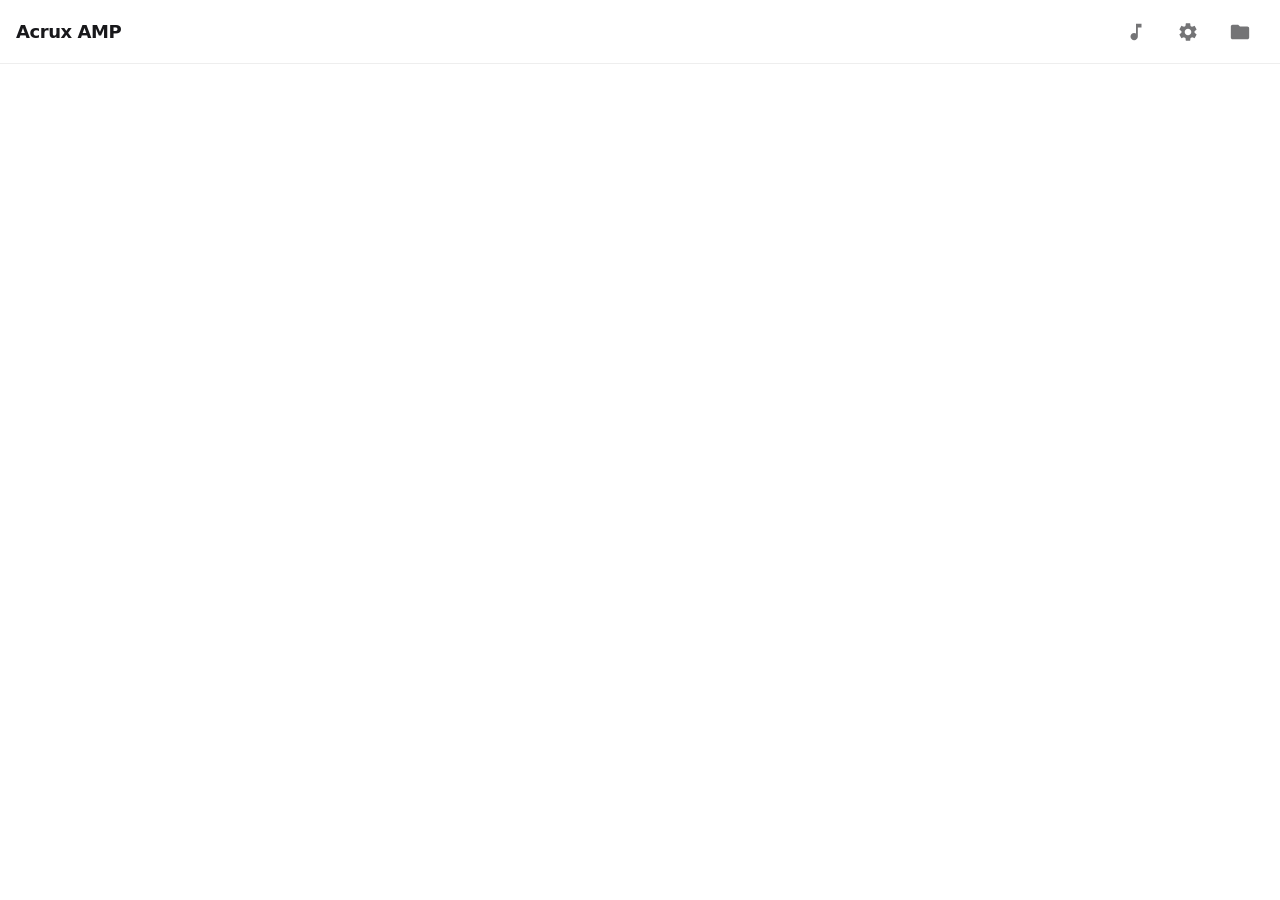
<file: index.html>
<!doctype html>
<html lang="ja">
  <head>
    <meta charset="UTF-8" />
    <link rel="icon" type="image/png" href="/icons/icon-192.png" />
    <meta name="viewport" content="width=device-width, initial-scale=1.0, maximum-scale=1.0, user-scalable=no" />
    <meta name="theme-color" content="#ffffff" />
    <title>Acrux AMP</title>
    <script>
      // GitHub Pages SPA routing: restore path from query param
      (function () {
        const p = new URLSearchParams(window.location.search).get('p');
        if (p) {
          window.history.replaceState(null, '', p);
        }
      })();
    </script>
    <script type="module" crossorigin src="/assets/index-D6DaGCAy.js"></script>
    <link rel="modulepreload" crossorigin href="/assets/Midi-BX1P1irQ.js">
    <link rel="modulepreload" crossorigin href="/assets/playbackStore-CKv2gePB.js">
    <link rel="stylesheet" crossorigin href="/assets/index-C9siSX50.css">
  <link rel="manifest" href="/manifest.webmanifest"></head>
  <body>
    <div id="root"></div>
  </body>
</html>
</file>
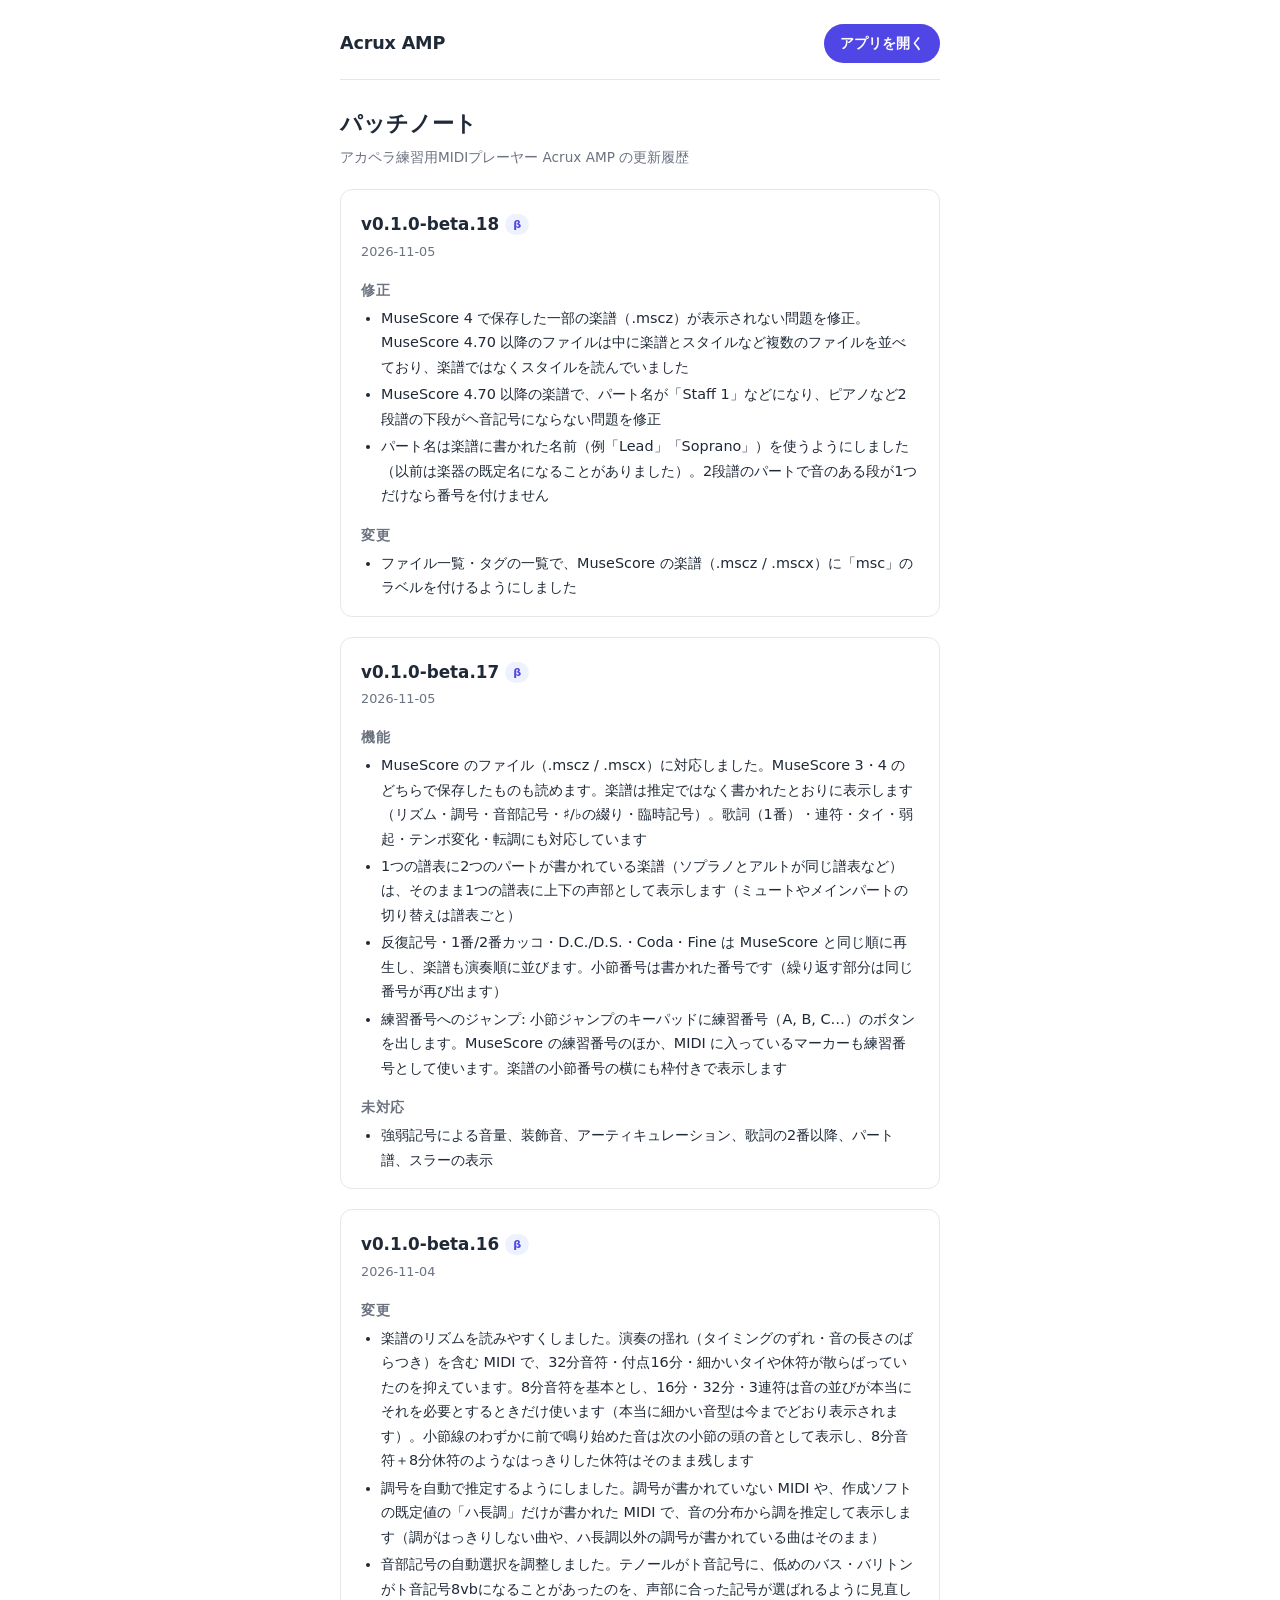
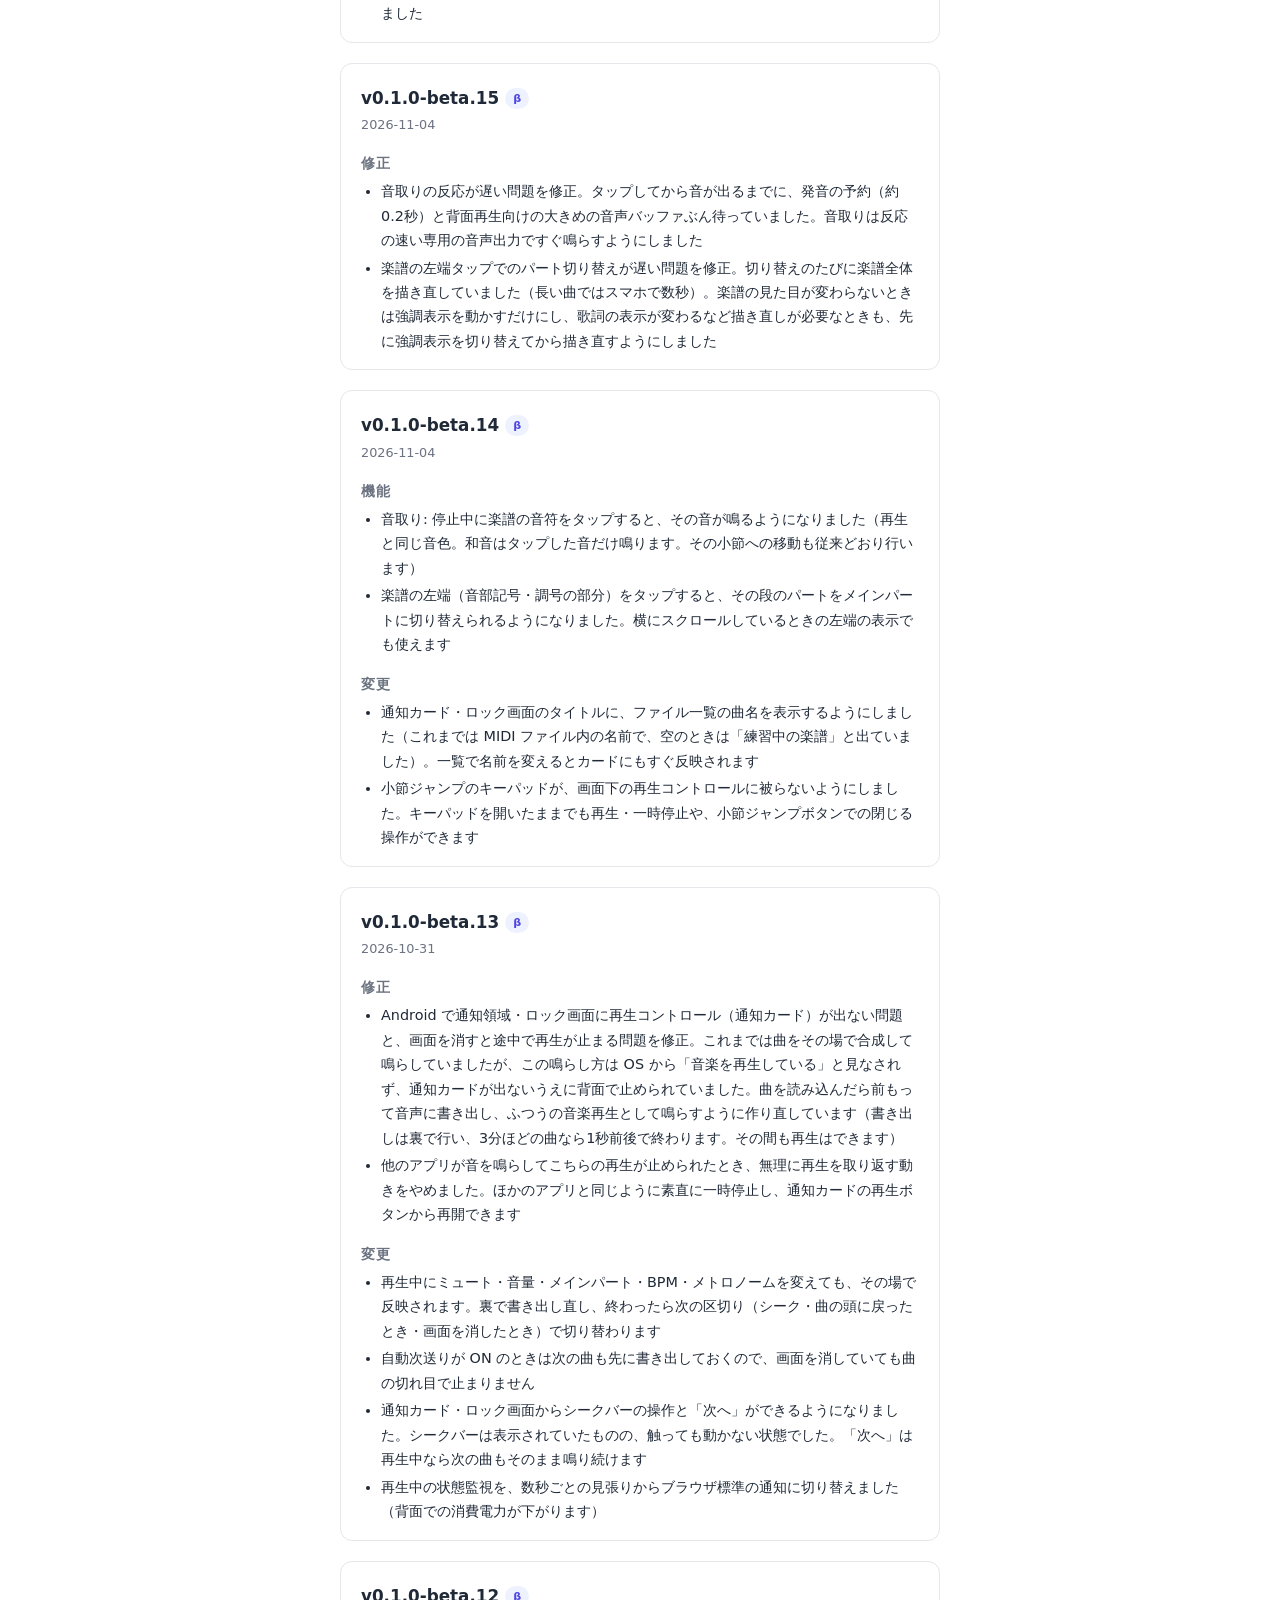
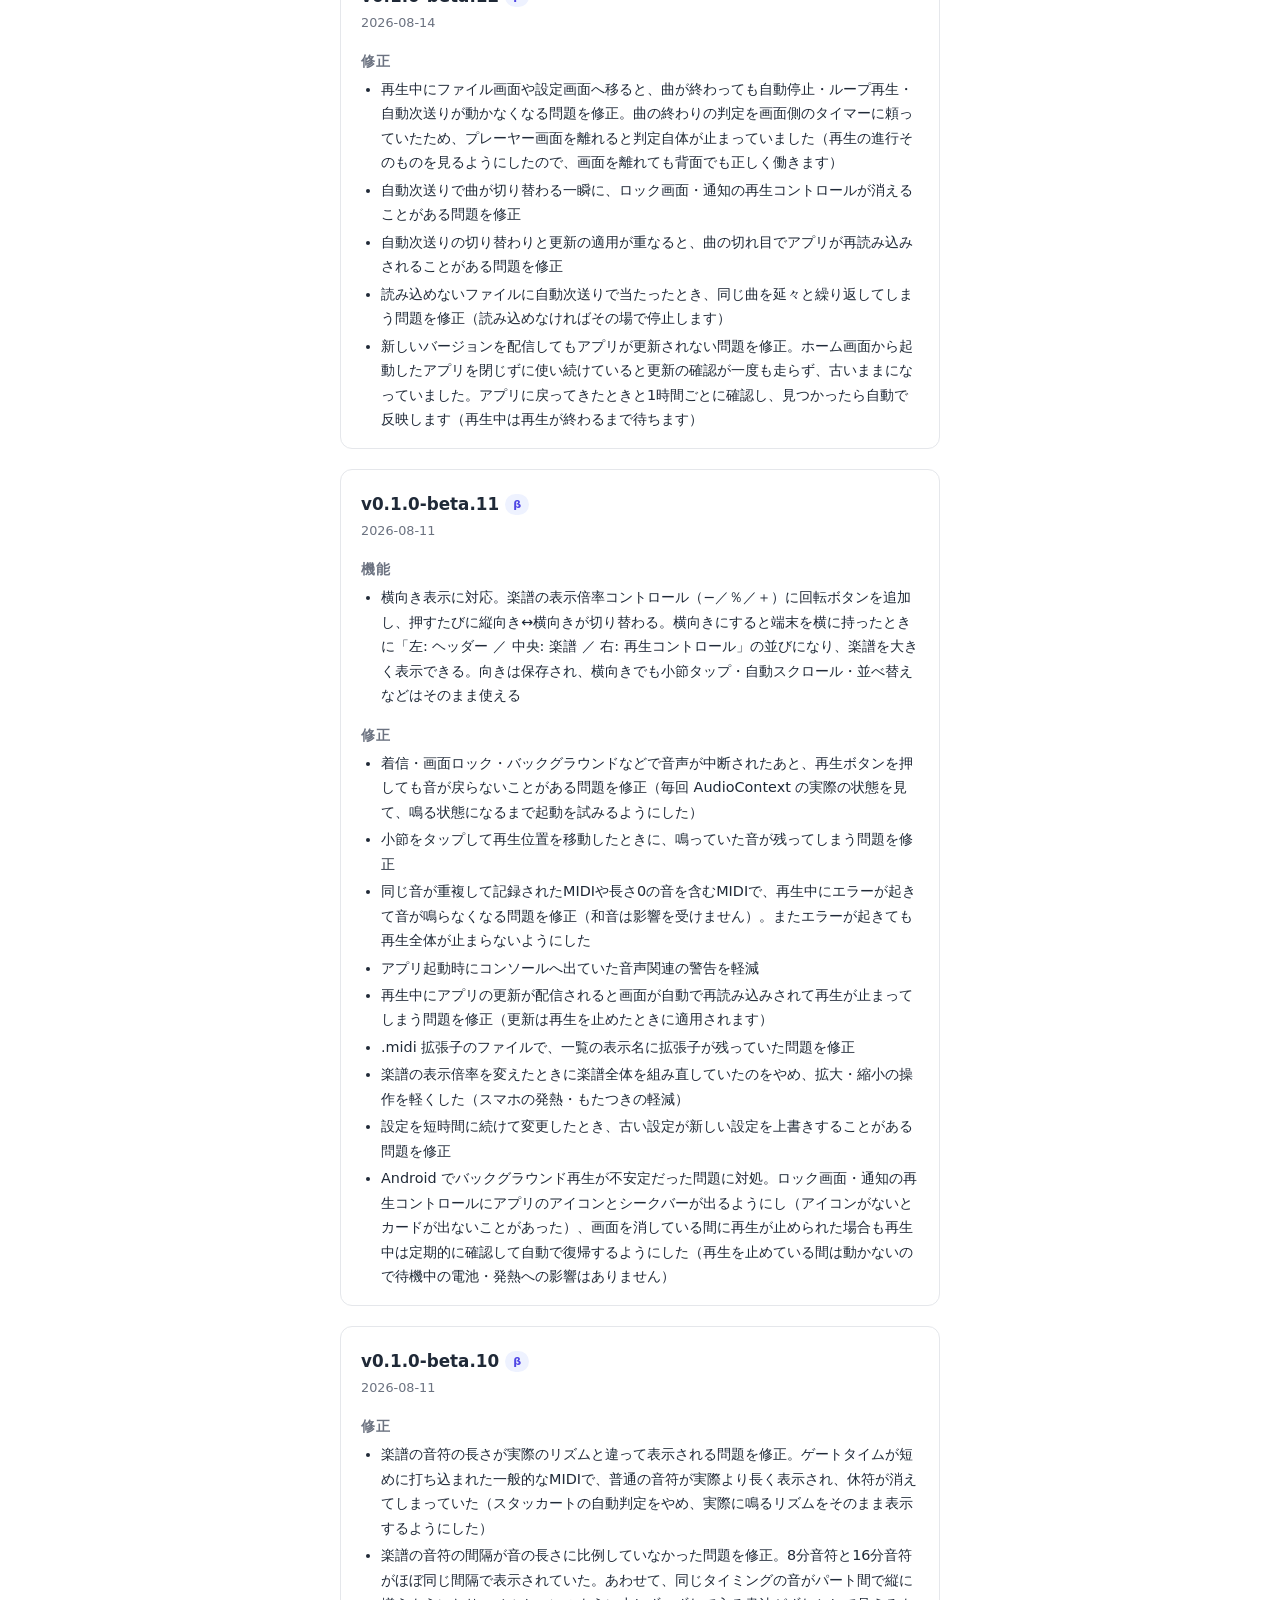
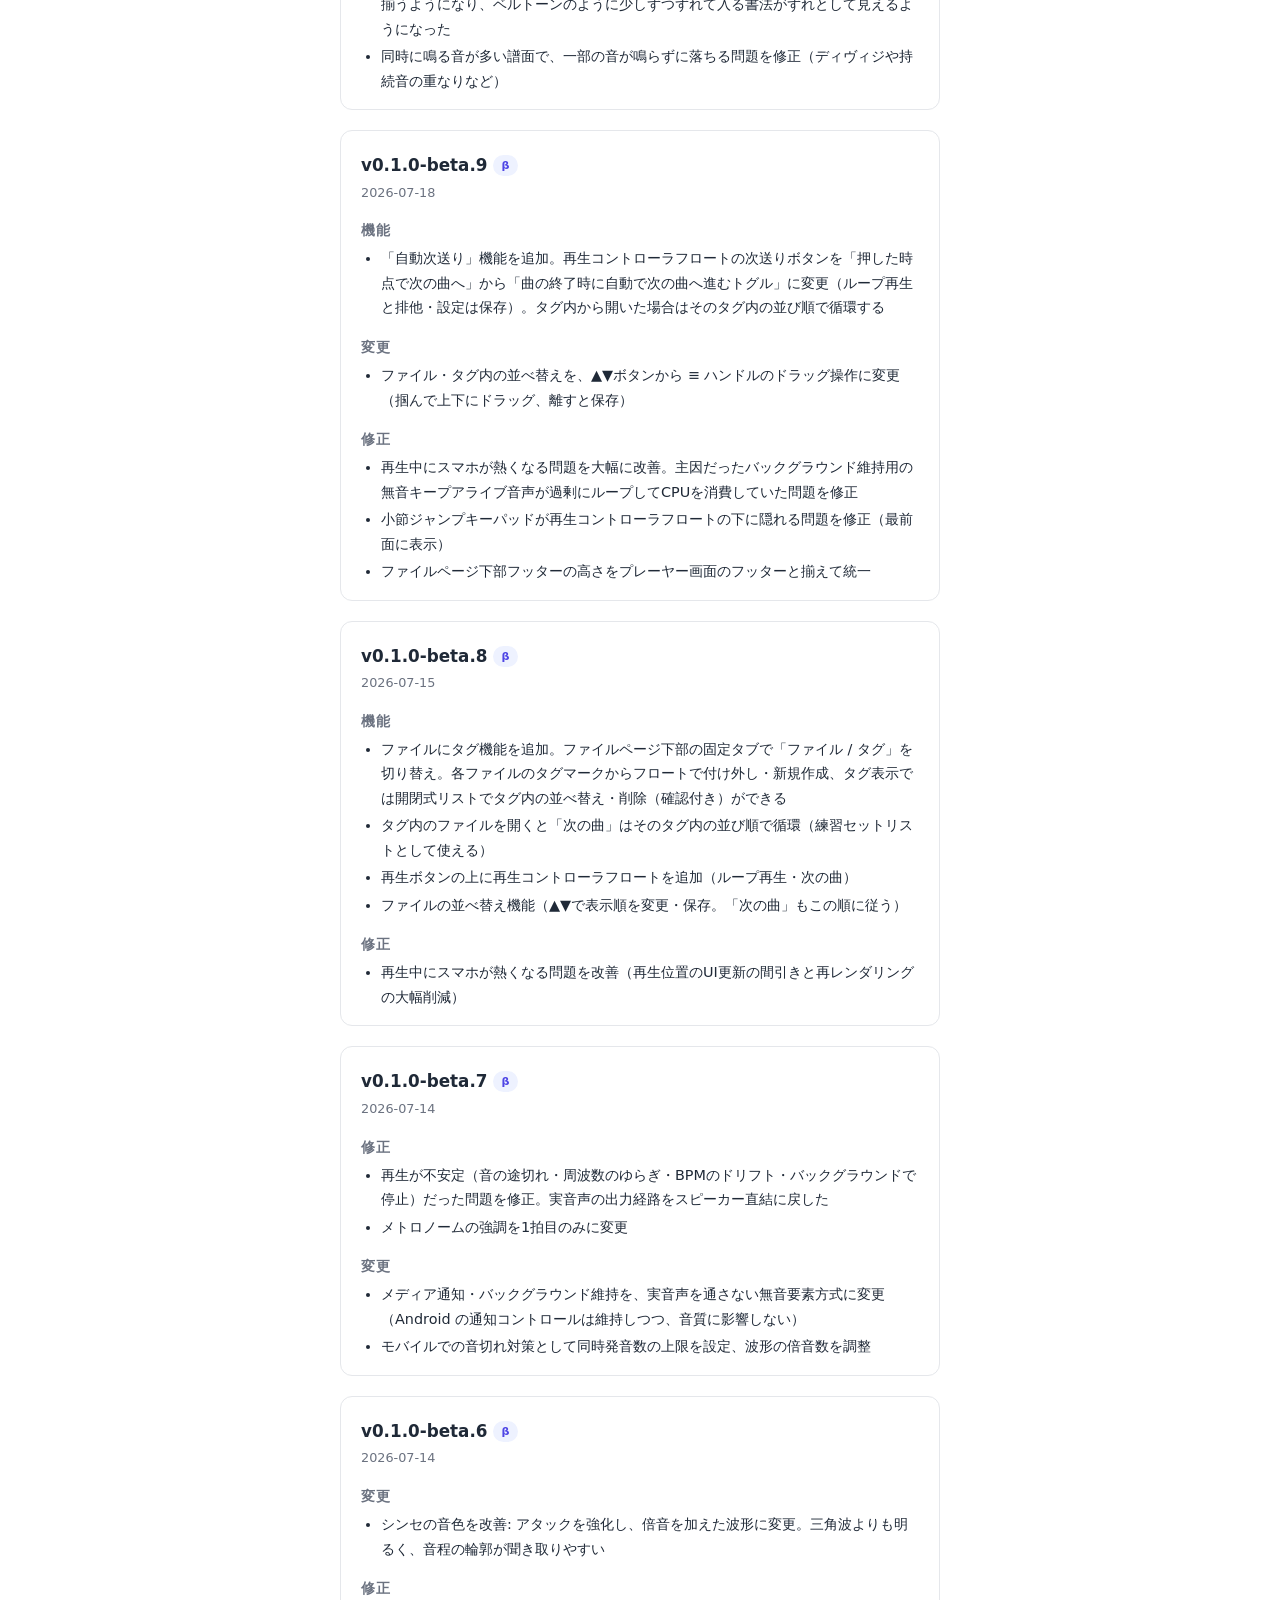
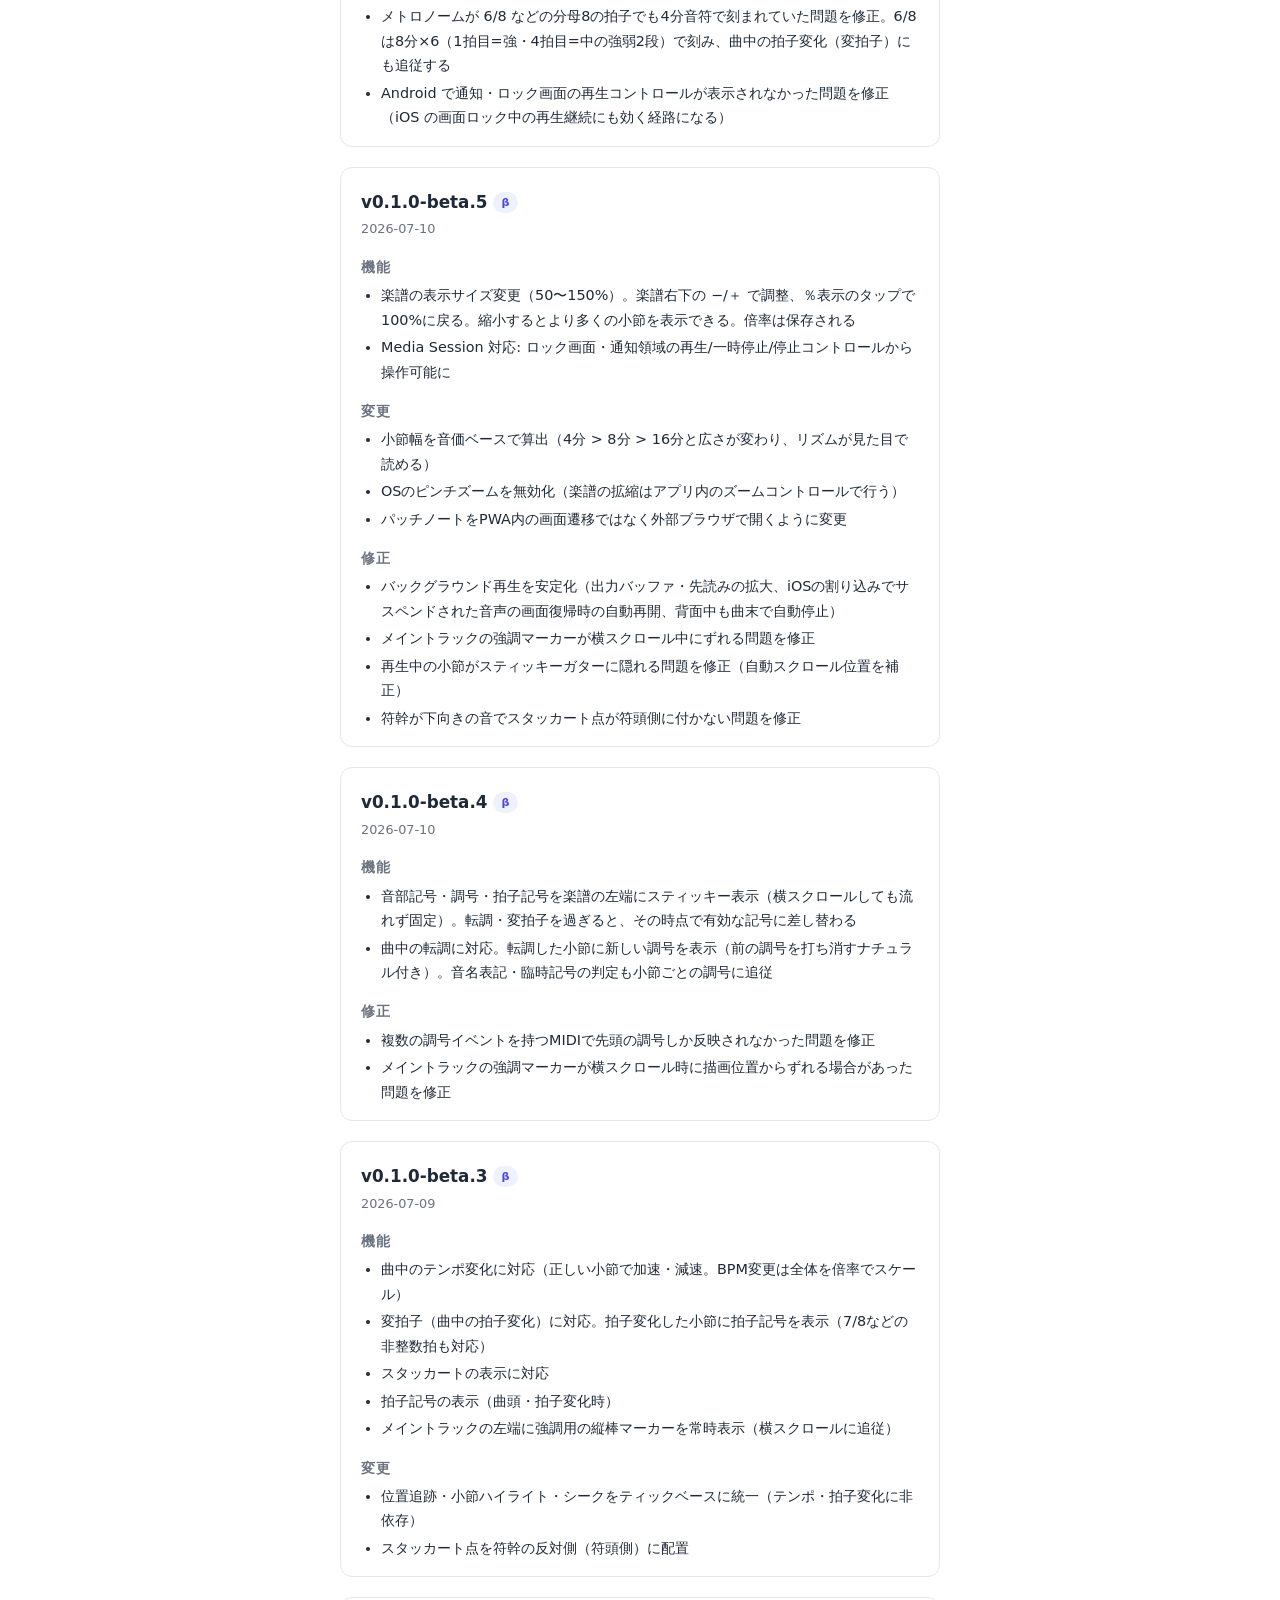
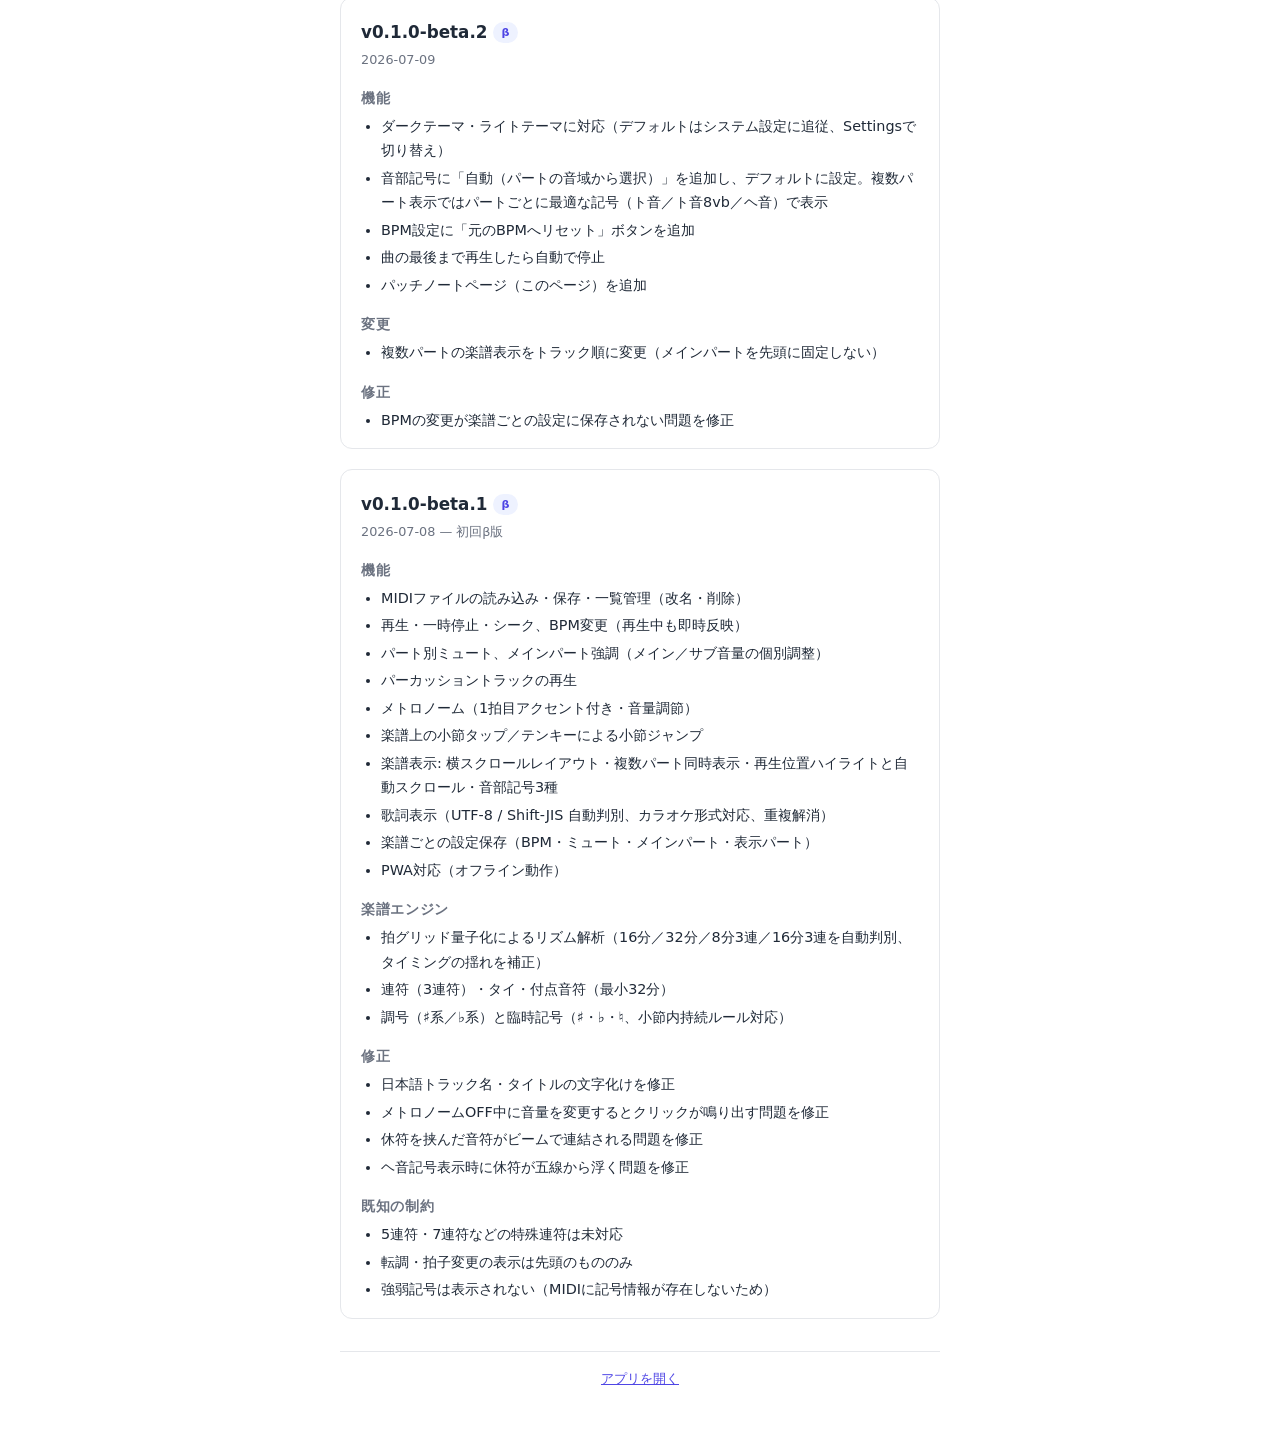
<file: patchnotes/index.html>
<!doctype html>
<html lang="ja">
<head>
  <meta charset="UTF-8" />
  <meta name="viewport" content="width=device-width, initial-scale=1.0" />
  <title>パッチノート — Acrux AMP</title>
  <link rel="icon" type="image/png" href="/icons/icon-192.png" />
  <script>
    // アプリのテーマ設定（localStorage）に追従する。未設定ならシステム設定
    (function () {
      try {
        var saved = JSON.parse(localStorage.getItem('acrux-app') || '{}');
        var t = saved.state && saved.state.theme;
        var dark = t === 'dark' ||
          ((!t || t === 'system') && matchMedia('(prefers-color-scheme: dark)').matches);
        if (dark) document.documentElement.setAttribute('data-theme', 'dark');
      } catch (e) { /* テーマ未設定時はライト */ }
    })();
  </script>
  <style>
    :root {
      --bg: #ffffff;
      --fg: #1f2937;
      --muted: #6b7280;
      --border: #e5e7eb;
      --primary: #4f46e5;
      --primary-fg: #ffffff;
      --badge-bg: #eef2ff;
    }
    [data-theme="dark"] {
      --bg: #1d232a;
      --fg: #e5e7eb;
      --muted: #9ca3af;
      --border: #374151;
      --primary: #6366f1;
      --primary-fg: #ffffff;
      --badge-bg: #312e81;
    }
    * { box-sizing: border-box; }
    body {
      margin: 0;
      background: var(--bg);
      color: var(--fg);
      font-family: system-ui, -apple-system, "Segoe UI", Roboto, "Hiragino Sans",
        "Noto Sans JP", sans-serif;
      line-height: 1.7;
    }
    .container { max-width: 640px; margin: 0 auto; padding: 16px 20px 48px; }
    header {
      display: flex; align-items: center; justify-content: space-between;
      gap: 12px; padding: 8px 0 16px; border-bottom: 1px solid var(--border);
    }
    header .brand { font-size: 1.1rem; font-weight: 700; letter-spacing: -0.01em; }
    .open-app {
      display: inline-block; background: var(--primary); color: var(--primary-fg);
      text-decoration: none; font-size: 0.85rem; font-weight: 600;
      padding: 8px 16px; border-radius: 9999px; white-space: nowrap;
    }
    .open-app:active { opacity: 0.85; }
    h1 { font-size: 1.4rem; margin: 24px 0 4px; }
    .subtitle { color: var(--muted); font-size: 0.85rem; margin: 0 0 8px; }
    section.release {
      border: 1px solid var(--border); border-radius: 12px;
      padding: 4px 20px 12px; margin: 20px 0;
    }
    h2 { font-size: 1.05rem; margin: 16px 0 2px; }
    .date { color: var(--muted); font-size: 0.8rem; margin: 0 0 4px; }
    .badge {
      display: inline-block; background: var(--badge-bg); color: var(--primary);
      font-size: 0.7rem; font-weight: 700; padding: 1px 8px; border-radius: 9999px;
      vertical-align: 2px; margin-left: 6px;
    }
    h3 { font-size: 0.85rem; color: var(--muted); text-transform: uppercase;
         letter-spacing: 0.05em; margin: 16px 0 4px; }
    ul { margin: 4px 0; padding-left: 20px; }
    li { margin: 3px 0; font-size: 0.9rem; }
    footer {
      margin-top: 32px; padding-top: 16px; border-top: 1px solid var(--border);
      text-align: center; color: var(--muted); font-size: 0.8rem;
    }
    footer a { color: var(--primary); }
  </style>
</head>
<body>
  <div class="container">
    <header>
      <span class="brand">Acrux AMP</span>
      <a class="open-app" href="/">アプリを開く</a>
    </header>

    <h1>パッチノート</h1>
    <p class="subtitle">アカペラ練習用MIDIプレーヤー Acrux AMP の更新履歴</p>

    <section class="release">
      <h2>v0.1.0-beta.18<span class="badge">β</span></h2>
      <p class="date">2026-11-05</p>

      <h3>修正</h3>
      <ul>
        <li>MuseScore 4 で保存した一部の楽譜（.mscz）が表示されない問題を修正。MuseScore 4.70 以降のファイルは中に楽譜とスタイルなど複数のファイルを並べており、楽譜ではなくスタイルを読んでいました</li>
        <li>MuseScore 4.70 以降の楽譜で、パート名が「Staff 1」などになり、ピアノなど2段譜の下段がヘ音記号にならない問題を修正</li>
        <li>パート名は楽譜に書かれた名前（例「Lead」「Soprano」）を使うようにしました（以前は楽器の既定名になることがありました）。2段譜のパートで音のある段が1つだけなら番号を付けません</li>
      </ul>

      <h3>変更</h3>
      <ul>
        <li>ファイル一覧・タグの一覧で、MuseScore の楽譜（.mscz / .mscx）に「msc」のラベルを付けるようにしました</li>
      </ul>
    </section>

    <section class="release">
      <h2>v0.1.0-beta.17<span class="badge">β</span></h2>
      <p class="date">2026-11-05</p>

      <h3>機能</h3>
      <ul>
        <li>MuseScore のファイル（.mscz / .mscx）に対応しました。MuseScore 3・4 のどちらで保存したものも読めます。楽譜は推定ではなく書かれたとおりに表示します（リズム・調号・音部記号・♯/♭の綴り・臨時記号）。歌詞（1番）・連符・タイ・弱起・テンポ変化・転調にも対応しています</li>
        <li>1つの譜表に2つのパートが書かれている楽譜（ソプラノとアルトが同じ譜表など）は、そのまま1つの譜表に上下の声部として表示します（ミュートやメインパートの切り替えは譜表ごと）</li>
        <li>反復記号・1番/2番カッコ・D.C./D.S.・Coda・Fine は MuseScore と同じ順に再生し、楽譜も演奏順に並びます。小節番号は書かれた番号です（繰り返す部分は同じ番号が再び出ます）</li>
        <li>練習番号へのジャンプ: 小節ジャンプのキーパッドに練習番号（A, B, C…）のボタンを出します。MuseScore の練習番号のほか、MIDI に入っているマーカーも練習番号として使います。楽譜の小節番号の横にも枠付きで表示します</li>
      </ul>

      <h3>未対応</h3>
      <ul>
        <li>強弱記号による音量、装飾音、アーティキュレーション、歌詞の2番以降、パート譜、スラーの表示</li>
      </ul>
    </section>

    <section class="release">
      <h2>v0.1.0-beta.16<span class="badge">β</span></h2>
      <p class="date">2026-11-04</p>

      <h3>変更</h3>
      <ul>
        <li>楽譜のリズムを読みやすくしました。演奏の揺れ（タイミングのずれ・音の長さのばらつき）を含む MIDI で、32分音符・付点16分・細かいタイや休符が散らばっていたのを抑えています。8分音符を基本とし、16分・32分・3連符は音の並びが本当にそれを必要とするときだけ使います（本当に細かい音型は今までどおり表示されます）。小節線のわずかに前で鳴り始めた音は次の小節の頭の音として表示し、8分音符＋8分休符のようなはっきりした休符はそのまま残します</li>
        <li>調号を自動で推定するようにしました。調号が書かれていない MIDI や、作成ソフトの既定値の「ハ長調」だけが書かれた MIDI で、音の分布から調を推定して表示します（調がはっきりしない曲や、ハ長調以外の調号が書かれている曲はそのまま）</li>
        <li>音部記号の自動選択を調整しました。テノールがト音記号に、低めのバス・バリトンがト音記号8vbになることがあったのを、声部に合った記号が選ばれるように見直しました</li>
      </ul>
    </section>

    <section class="release">
      <h2>v0.1.0-beta.15<span class="badge">β</span></h2>
      <p class="date">2026-11-04</p>

      <h3>修正</h3>
      <ul>
        <li>音取りの反応が遅い問題を修正。タップしてから音が出るまでに、発音の予約（約0.2秒）と背面再生向けの大きめの音声バッファぶん待っていました。音取りは反応の速い専用の音声出力ですぐ鳴らすようにしました</li>
        <li>楽譜の左端タップでのパート切り替えが遅い問題を修正。切り替えのたびに楽譜全体を描き直していました（長い曲ではスマホで数秒）。楽譜の見た目が変わらないときは強調表示を動かすだけにし、歌詞の表示が変わるなど描き直しが必要なときも、先に強調表示を切り替えてから描き直すようにしました</li>
      </ul>
    </section>

    <section class="release">
      <h2>v0.1.0-beta.14<span class="badge">β</span></h2>
      <p class="date">2026-11-04</p>

      <h3>機能</h3>
      <ul>
        <li>音取り: 停止中に楽譜の音符をタップすると、その音が鳴るようになりました（再生と同じ音色。和音はタップした音だけ鳴ります。その小節への移動も従来どおり行います）</li>
        <li>楽譜の左端（音部記号・調号の部分）をタップすると、その段のパートをメインパートに切り替えられるようになりました。横にスクロールしているときの左端の表示でも使えます</li>
      </ul>

      <h3>変更</h3>
      <ul>
        <li>通知カード・ロック画面のタイトルに、ファイル一覧の曲名を表示するようにしました（これまでは MIDI ファイル内の名前で、空のときは「練習中の楽譜」と出ていました）。一覧で名前を変えるとカードにもすぐ反映されます</li>
        <li>小節ジャンプのキーパッドが、画面下の再生コントロールに被らないようにしました。キーパッドを開いたままでも再生・一時停止や、小節ジャンプボタンでの閉じる操作ができます</li>
      </ul>
    </section>

    <section class="release">
      <h2>v0.1.0-beta.13<span class="badge">β</span></h2>
      <p class="date">2026-10-31</p>

      <h3>修正</h3>
      <ul>
        <li>Android で通知領域・ロック画面に再生コントロール（通知カード）が出ない問題と、画面を消すと途中で再生が止まる問題を修正。これまでは曲をその場で合成して鳴らしていましたが、この鳴らし方は OS から「音楽を再生している」と見なされず、通知カードが出ないうえに背面で止められていました。曲を読み込んだら前もって音声に書き出し、ふつうの音楽再生として鳴らすように作り直しています（書き出しは裏で行い、3分ほどの曲なら1秒前後で終わります。その間も再生はできます）</li>
        <li>他のアプリが音を鳴らしてこちらの再生が止められたとき、無理に再生を取り返す動きをやめました。ほかのアプリと同じように素直に一時停止し、通知カードの再生ボタンから再開できます</li>
      </ul>

      <h3>変更</h3>
      <ul>
        <li>再生中にミュート・音量・メインパート・BPM・メトロノームを変えても、その場で反映されます。裏で書き出し直し、終わったら次の区切り（シーク・曲の頭に戻ったとき・画面を消したとき）で切り替わります</li>
        <li>自動次送りが ON のときは次の曲も先に書き出しておくので、画面を消していても曲の切れ目で止まりません</li>
        <li>通知カード・ロック画面からシークバーの操作と「次へ」ができるようになりました。シークバーは表示されていたものの、触っても動かない状態でした。「次へ」は再生中なら次の曲もそのまま鳴り続けます</li>
        <li>再生中の状態監視を、数秒ごとの見張りからブラウザ標準の通知に切り替えました（背面での消費電力が下がります）</li>
      </ul>
    </section>

    <section class="release">
      <h2>v0.1.0-beta.12<span class="badge">β</span></h2>
      <p class="date">2026-08-14</p>

      <h3>修正</h3>
      <ul>
        <li>再生中にファイル画面や設定画面へ移ると、曲が終わっても自動停止・ループ再生・自動次送りが動かなくなる問題を修正。曲の終わりの判定を画面側のタイマーに頼っていたため、プレーヤー画面を離れると判定自体が止まっていました（再生の進行そのものを見るようにしたので、画面を離れても背面でも正しく働きます）</li>
        <li>自動次送りで曲が切り替わる一瞬に、ロック画面・通知の再生コントロールが消えることがある問題を修正</li>
        <li>自動次送りの切り替わりと更新の適用が重なると、曲の切れ目でアプリが再読み込みされることがある問題を修正</li>
        <li>読み込めないファイルに自動次送りで当たったとき、同じ曲を延々と繰り返してしまう問題を修正（読み込めなければその場で停止します）</li>
        <li>新しいバージョンを配信してもアプリが更新されない問題を修正。ホーム画面から起動したアプリを閉じずに使い続けていると更新の確認が一度も走らず、古いままになっていました。アプリに戻ってきたときと1時間ごとに確認し、見つかったら自動で反映します（再生中は再生が終わるまで待ちます）</li>
      </ul>
    </section>

    <section class="release">
      <h2>v0.1.0-beta.11<span class="badge">β</span></h2>
      <p class="date">2026-08-11</p>

      <h3>機能</h3>
      <ul>
        <li>横向き表示に対応。楽譜の表示倍率コントロール（−／％／＋）に回転ボタンを追加し、押すたびに縦向き↔横向きが切り替わる。横向きにすると端末を横に持ったときに「左: ヘッダー ／ 中央: 楽譜 ／ 右: 再生コントロール」の並びになり、楽譜を大きく表示できる。向きは保存され、横向きでも小節タップ・自動スクロール・並べ替えなどはそのまま使える</li>
      </ul>

      <h3>修正</h3>
      <ul>
        <li>着信・画面ロック・バックグラウンドなどで音声が中断されたあと、再生ボタンを押しても音が戻らないことがある問題を修正（毎回 AudioContext の実際の状態を見て、鳴る状態になるまで起動を試みるようにした）</li>
        <li>小節をタップして再生位置を移動したときに、鳴っていた音が残ってしまう問題を修正</li>
        <li>同じ音が重複して記録されたMIDIや長さ0の音を含むMIDIで、再生中にエラーが起きて音が鳴らなくなる問題を修正（和音は影響を受けません）。またエラーが起きても再生全体が止まらないようにした</li>
        <li>アプリ起動時にコンソールへ出ていた音声関連の警告を軽減</li>
        <li>再生中にアプリの更新が配信されると画面が自動で再読み込みされて再生が止まってしまう問題を修正（更新は再生を止めたときに適用されます）</li>
        <li>.midi 拡張子のファイルで、一覧の表示名に拡張子が残っていた問題を修正</li>
        <li>楽譜の表示倍率を変えたときに楽譜全体を組み直していたのをやめ、拡大・縮小の操作を軽くした（スマホの発熱・もたつきの軽減）</li>
        <li>設定を短時間に続けて変更したとき、古い設定が新しい設定を上書きすることがある問題を修正</li>
        <li>Android でバックグラウンド再生が不安定だった問題に対処。ロック画面・通知の再生コントロールにアプリのアイコンとシークバーが出るようにし（アイコンがないとカードが出ないことがあった）、画面を消している間に再生が止められた場合も再生中は定期的に確認して自動で復帰するようにした（再生を止めている間は動かないので待機中の電池・発熱への影響はありません）</li>
      </ul>
    </section>

    <section class="release">
      <h2>v0.1.0-beta.10<span class="badge">β</span></h2>
      <p class="date">2026-08-11</p>

      <h3>修正</h3>
      <ul>
        <li>楽譜の音符の長さが実際のリズムと違って表示される問題を修正。ゲートタイムが短めに打ち込まれた一般的なMIDIで、普通の音符が実際より長く表示され、休符が消えてしまっていた（スタッカートの自動判定をやめ、実際に鳴るリズムをそのまま表示するようにした）</li>
        <li>楽譜の音符の間隔が音の長さに比例していなかった問題を修正。8分音符と16分音符がほぼ同じ間隔で表示されていた。あわせて、同じタイミングの音がパート間で縦に揃うようになり、ベルトーンのように少しずつずれて入る書法がずれとして見えるようになった</li>
        <li>同時に鳴る音が多い譜面で、一部の音が鳴らずに落ちる問題を修正（ディヴィジや持続音の重なりなど）</li>
      </ul>
    </section>

    <section class="release">
      <h2>v0.1.0-beta.9<span class="badge">β</span></h2>
      <p class="date">2026-07-18</p>

      <h3>機能</h3>
      <ul>
        <li>「自動次送り」機能を追加。再生コントローラフロートの次送りボタンを「押した時点で次の曲へ」から「曲の終了時に自動で次の曲へ進むトグル」に変更（ループ再生と排他・設定は保存）。タグ内から開いた場合はそのタグ内の並び順で循環する</li>
      </ul>

      <h3>変更</h3>
      <ul>
        <li>ファイル・タグ内の並べ替えを、▲▼ボタンから ≡ ハンドルのドラッグ操作に変更（掴んで上下にドラッグ、離すと保存）</li>
      </ul>

      <h3>修正</h3>
      <ul>
        <li>再生中にスマホが熱くなる問題を大幅に改善。主因だったバックグラウンド維持用の無音キープアライブ音声が過剰にループしてCPUを消費していた問題を修正</li>
        <li>小節ジャンプキーパッドが再生コントローラフロートの下に隠れる問題を修正（最前面に表示）</li>
        <li>ファイルページ下部フッターの高さをプレーヤー画面のフッターと揃えて統一</li>
      </ul>
    </section>

    <section class="release">
      <h2>v0.1.0-beta.8<span class="badge">β</span></h2>
      <p class="date">2026-07-15</p>

      <h3>機能</h3>
      <ul>
        <li>ファイルにタグ機能を追加。ファイルページ下部の固定タブで「ファイル / タグ」を切り替え。各ファイルのタグマークからフロートで付け外し・新規作成、タグ表示では開閉式リストでタグ内の並べ替え・削除（確認付き）ができる</li>
        <li>タグ内のファイルを開くと「次の曲」はそのタグ内の並び順で循環（練習セットリストとして使える）</li>
        <li>再生ボタンの上に再生コントローラフロートを追加（ループ再生・次の曲）</li>
        <li>ファイルの並べ替え機能（▲▼で表示順を変更・保存。「次の曲」もこの順に従う）</li>
      </ul>

      <h3>修正</h3>
      <ul>
        <li>再生中にスマホが熱くなる問題を改善（再生位置のUI更新の間引きと再レンダリングの大幅削減）</li>
      </ul>
    </section>

    <section class="release">
      <h2>v0.1.0-beta.7<span class="badge">β</span></h2>
      <p class="date">2026-07-14</p>

      <h3>修正</h3>
      <ul>
        <li>再生が不安定（音の途切れ・周波数のゆらぎ・BPMのドリフト・バックグラウンドで停止）だった問題を修正。実音声の出力経路をスピーカー直結に戻した</li>
        <li>メトロノームの強調を1拍目のみに変更</li>
      </ul>

      <h3>変更</h3>
      <ul>
        <li>メディア通知・バックグラウンド維持を、実音声を通さない無音要素方式に変更（Android の通知コントロールは維持しつつ、音質に影響しない）</li>
        <li>モバイルでの音切れ対策として同時発音数の上限を設定、波形の倍音数を調整</li>
      </ul>
    </section>

    <section class="release">
      <h2>v0.1.0-beta.6<span class="badge">β</span></h2>
      <p class="date">2026-07-14</p>

      <h3>変更</h3>
      <ul>
        <li>シンセの音色を改善: アタックを強化し、倍音を加えた波形に変更。三角波よりも明るく、音程の輪郭が聞き取りやすい</li>
      </ul>

      <h3>修正</h3>
      <ul>
        <li>メトロノームが 6/8 などの分母8の拍子でも4分音符で刻まれていた問題を修正。6/8 は8分×6（1拍目=強・4拍目=中の強弱2段）で刻み、曲中の拍子変化（変拍子）にも追従する</li>
        <li>Android で通知・ロック画面の再生コントロールが表示されなかった問題を修正（iOS の画面ロック中の再生継続にも効く経路になる）</li>
      </ul>
    </section>

    <section class="release">
      <h2>v0.1.0-beta.5<span class="badge">β</span></h2>
      <p class="date">2026-07-10</p>

      <h3>機能</h3>
      <ul>
        <li>楽譜の表示サイズ変更（50〜150%）。楽譜右下の −/＋ で調整、％表示のタップで100%に戻る。縮小するとより多くの小節を表示できる。倍率は保存される</li>
        <li>Media Session 対応: ロック画面・通知領域の再生/一時停止/停止コントロールから操作可能に</li>
      </ul>

      <h3>変更</h3>
      <ul>
        <li>小節幅を音価ベースで算出（4分 &gt; 8分 &gt; 16分と広さが変わり、リズムが見た目で読める）</li>
        <li>OSのピンチズームを無効化（楽譜の拡縮はアプリ内のズームコントロールで行う）</li>
        <li>パッチノートをPWA内の画面遷移ではなく外部ブラウザで開くように変更</li>
      </ul>

      <h3>修正</h3>
      <ul>
        <li>バックグラウンド再生を安定化（出力バッファ・先読みの拡大、iOSの割り込みでサスペンドされた音声の画面復帰時の自動再開、背面中も曲末で自動停止）</li>
        <li>メイントラックの強調マーカーが横スクロール中にずれる問題を修正</li>
        <li>再生中の小節がスティッキーガターに隠れる問題を修正（自動スクロール位置を補正）</li>
        <li>符幹が下向きの音でスタッカート点が符頭側に付かない問題を修正</li>
      </ul>
    </section>

    <section class="release">
      <h2>v0.1.0-beta.4<span class="badge">β</span></h2>
      <p class="date">2026-07-10</p>

      <h3>機能</h3>
      <ul>
        <li>音部記号・調号・拍子記号を楽譜の左端にスティッキー表示（横スクロールしても流れず固定）。転調・変拍子を過ぎると、その時点で有効な記号に差し替わる</li>
        <li>曲中の転調に対応。転調した小節に新しい調号を表示（前の調号を打ち消すナチュラル付き）。音名表記・臨時記号の判定も小節ごとの調号に追従</li>
      </ul>

      <h3>修正</h3>
      <ul>
        <li>複数の調号イベントを持つMIDIで先頭の調号しか反映されなかった問題を修正</li>
        <li>メイントラックの強調マーカーが横スクロール時に描画位置からずれる場合があった問題を修正</li>
      </ul>
    </section>

    <section class="release">
      <h2>v0.1.0-beta.3<span class="badge">β</span></h2>
      <p class="date">2026-07-09</p>

      <h3>機能</h3>
      <ul>
        <li>曲中のテンポ変化に対応（正しい小節で加速・減速。BPM変更は全体を倍率でスケール）</li>
        <li>変拍子（曲中の拍子変化）に対応。拍子変化した小節に拍子記号を表示（7/8などの非整数拍も対応）</li>
        <li>スタッカートの表示に対応</li>
        <li>拍子記号の表示（曲頭・拍子変化時）</li>
        <li>メイントラックの左端に強調用の縦棒マーカーを常時表示（横スクロールに追従）</li>
      </ul>

      <h3>変更</h3>
      <ul>
        <li>位置追跡・小節ハイライト・シークをティックベースに統一（テンポ・拍子変化に非依存）</li>
        <li>スタッカート点を符幹の反対側（符頭側）に配置</li>
      </ul>
    </section>

    <section class="release">
      <h2>v0.1.0-beta.2<span class="badge">β</span></h2>
      <p class="date">2026-07-09</p>

      <h3>機能</h3>
      <ul>
        <li>ダークテーマ・ライトテーマに対応（デフォルトはシステム設定に追従、Settingsで切り替え）</li>
        <li>音部記号に「自動（パートの音域から選択）」を追加し、デフォルトに設定。複数パート表示ではパートごとに最適な記号（ト音／ト音8vb／ヘ音）で表示</li>
        <li>BPM設定に「元のBPMへリセット」ボタンを追加</li>
        <li>曲の最後まで再生したら自動で停止</li>
        <li>パッチノートページ（このページ）を追加</li>
      </ul>

      <h3>変更</h3>
      <ul>
        <li>複数パートの楽譜表示をトラック順に変更（メインパートを先頭に固定しない）</li>
      </ul>

      <h3>修正</h3>
      <ul>
        <li>BPMの変更が楽譜ごとの設定に保存されない問題を修正</li>
      </ul>
    </section>

    <section class="release">
      <h2>v0.1.0-beta.1<span class="badge">β</span></h2>
      <p class="date">2026-07-08 — 初回β版</p>

      <h3>機能</h3>
      <ul>
        <li>MIDIファイルの読み込み・保存・一覧管理（改名・削除）</li>
        <li>再生・一時停止・シーク、BPM変更（再生中も即時反映）</li>
        <li>パート別ミュート、メインパート強調（メイン／サブ音量の個別調整）</li>
        <li>パーカッショントラックの再生</li>
        <li>メトロノーム（1拍目アクセント付き・音量調節）</li>
        <li>楽譜上の小節タップ／テンキーによる小節ジャンプ</li>
        <li>楽譜表示: 横スクロールレイアウト・複数パート同時表示・再生位置ハイライトと自動スクロール・音部記号3種</li>
        <li>歌詞表示（UTF-8 / Shift-JIS 自動判別、カラオケ形式対応、重複解消）</li>
        <li>楽譜ごとの設定保存（BPM・ミュート・メインパート・表示パート）</li>
        <li>PWA対応（オフライン動作）</li>
      </ul>

      <h3>楽譜エンジン</h3>
      <ul>
        <li>拍グリッド量子化によるリズム解析（16分／32分／8分3連／16分3連を自動判別、タイミングの揺れを補正）</li>
        <li>連符（3連符）・タイ・付点音符（最小32分）</li>
        <li>調号（♯系／♭系）と臨時記号（♯・♭・♮、小節内持続ルール対応）</li>
      </ul>

      <h3>修正</h3>
      <ul>
        <li>日本語トラック名・タイトルの文字化けを修正</li>
        <li>メトロノームOFF中に音量を変更するとクリックが鳴り出す問題を修正</li>
        <li>休符を挟んだ音符がビームで連結される問題を修正</li>
        <li>ヘ音記号表示時に休符が五線から浮く問題を修正</li>
      </ul>

      <h3>既知の制約</h3>
      <ul>
        <li>5連符・7連符などの特殊連符は未対応</li>
        <li>転調・拍子変更の表示は先頭のもののみ</li>
        <li>強弱記号は表示されない（MIDIに記号情報が存在しないため）</li>
      </ul>
    </section>

    <footer>
      <a href="/">アプリを開く</a>
    </footer>
  </div>
</body>
</html>
</file>
